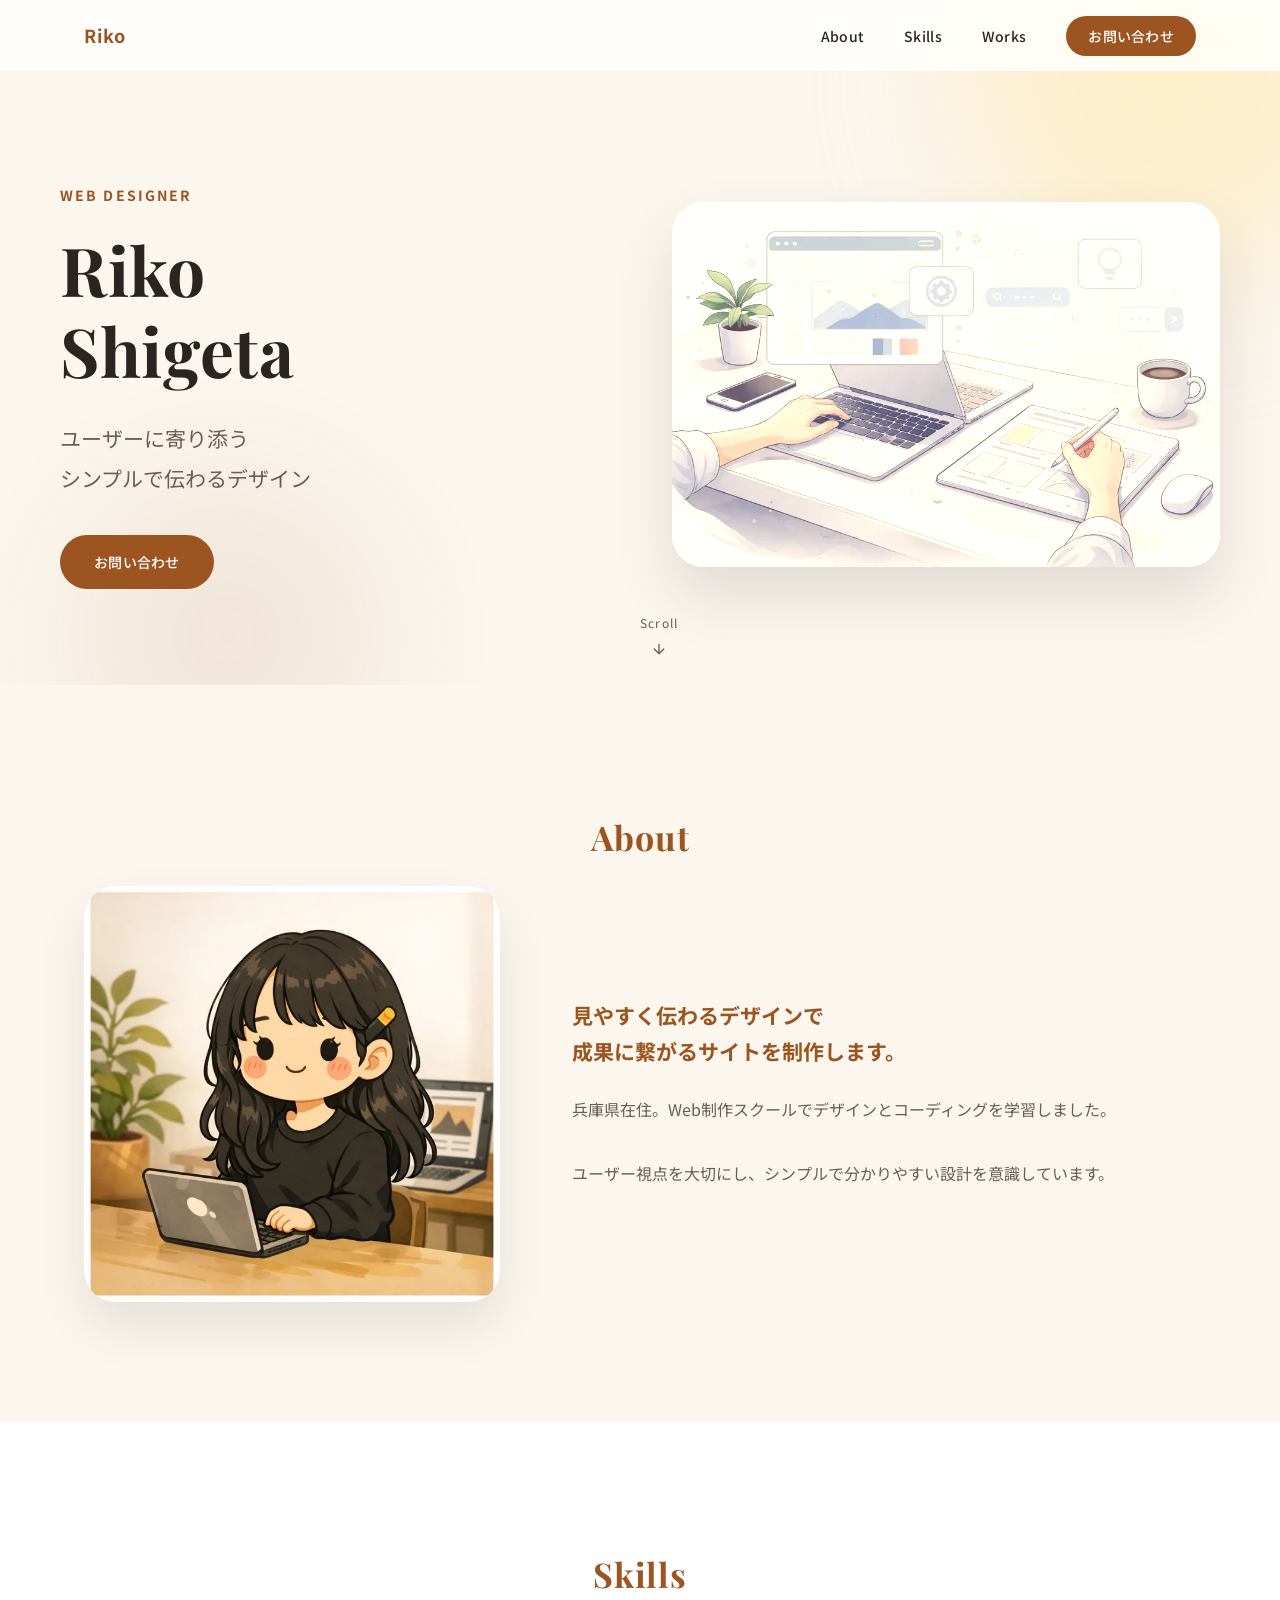
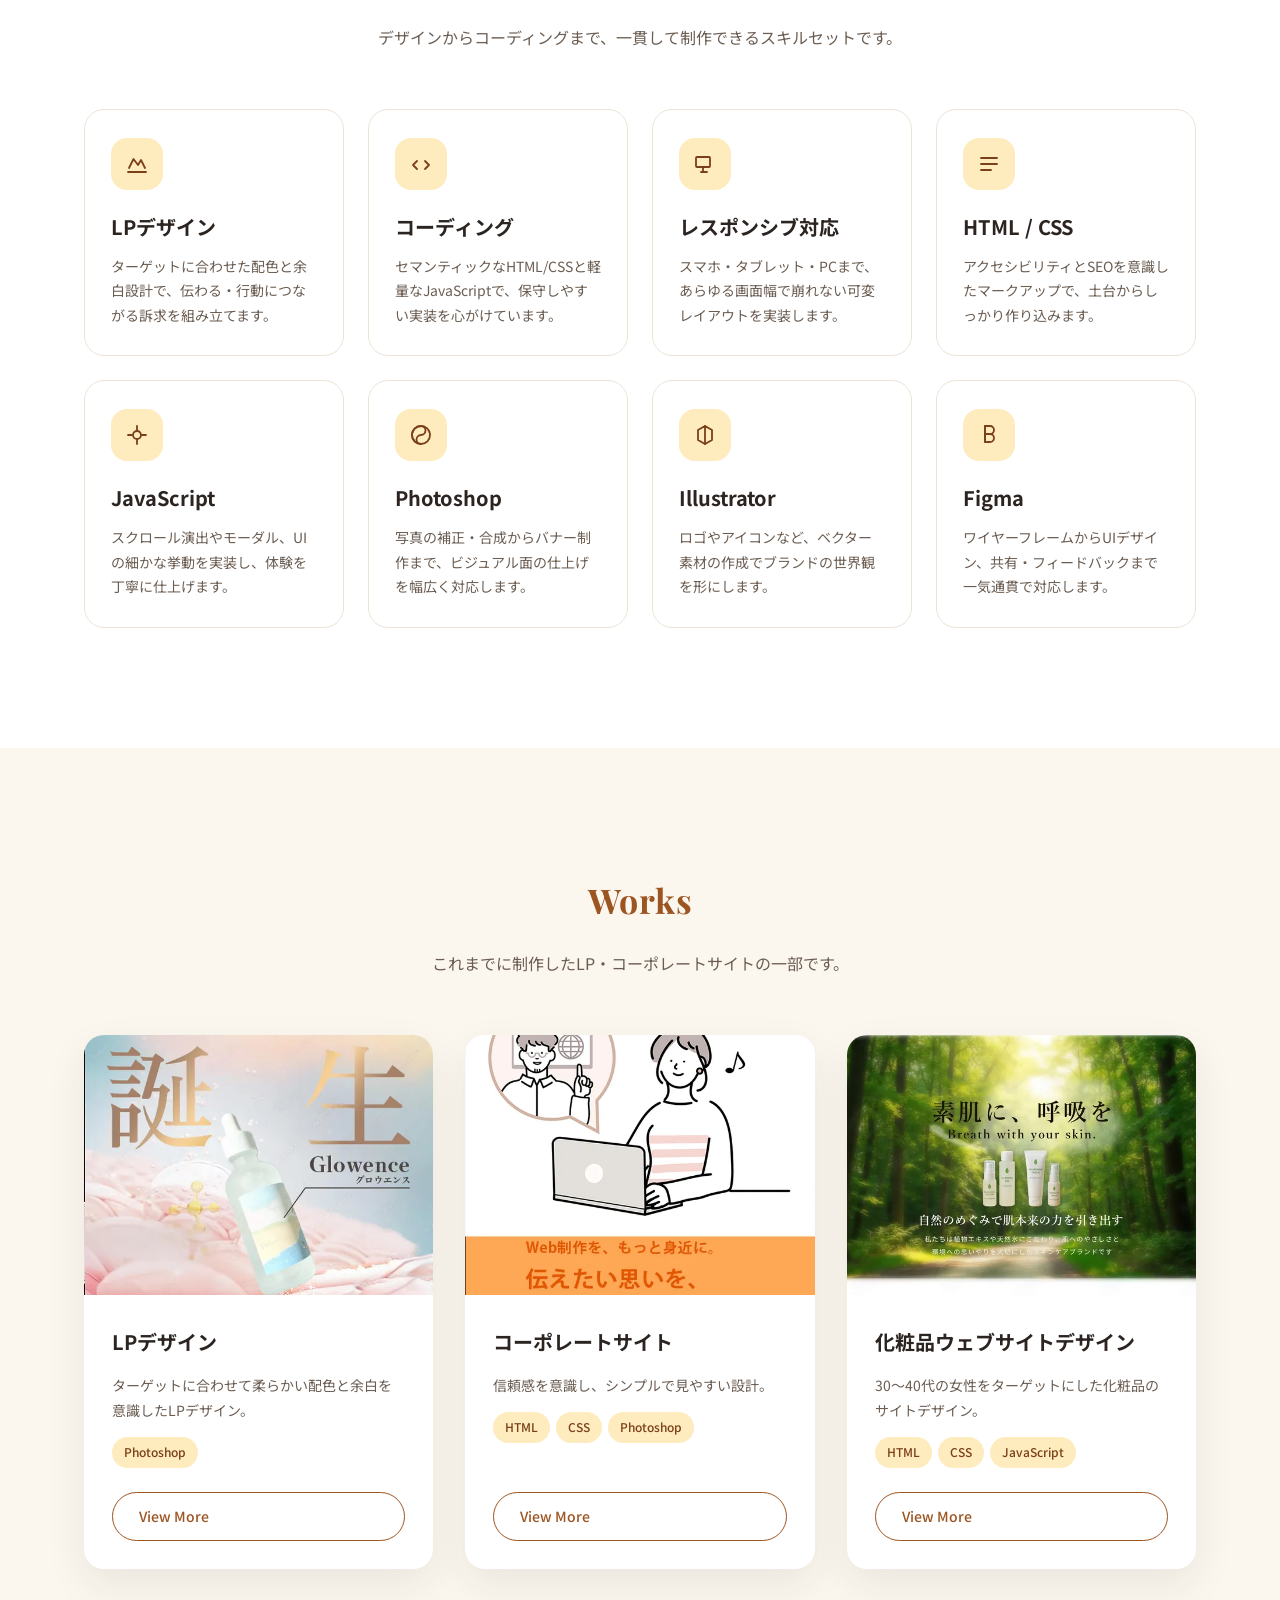
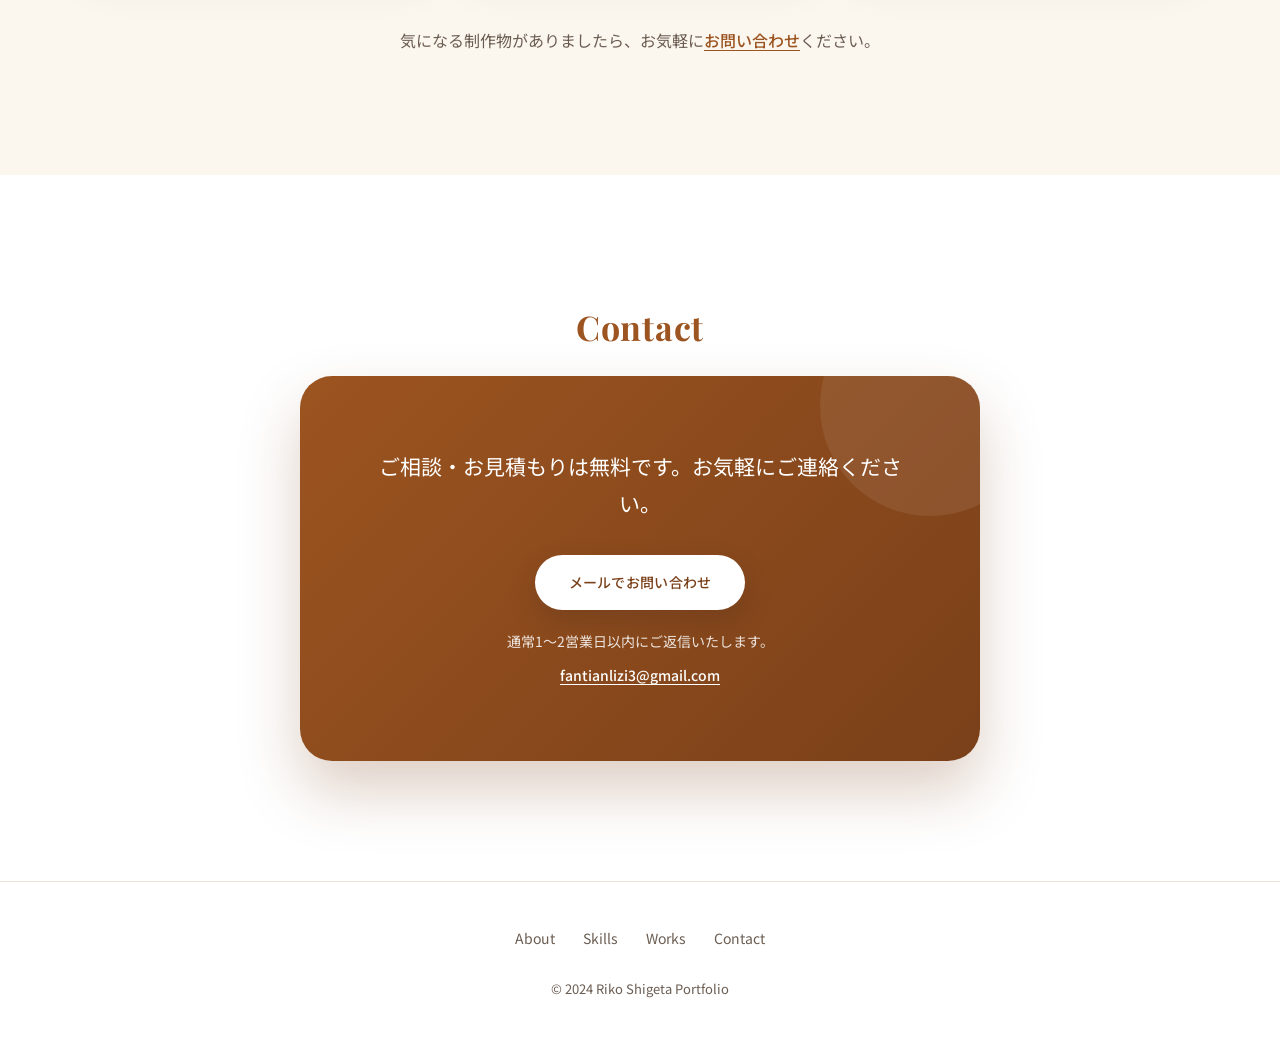
<file: index.html>
<!DOCTYPE html>
<html lang="ja">

<head>
  <meta charset="UTF-8">
  <meta name="viewport" content="width=device-width, initial-scale=1.0">
  <title>Riko Shigeta（繁田理子） | Webデザイナー ポートフォリオ</title>
  <meta name="description" content="Webデザイナー・繁田理子のポートフォリオサイト。LPデザイン、コーポレートサイト制作など、ユーザー視点でシンプルに伝わるデザインを得意としています。">
  <meta name="author" content="Riko Shigeta">
  <meta name="theme-color" content="#9c5420">

  <meta property="og:type" content="website">
  <meta property="og:title" content="Riko Shigeta（繁田理子） | Webデザイナー ポートフォリオ">
  <meta property="og:description" content="ユーザーに寄り添う、シンプルで伝わるデザイン。Webデザイナー・繁田理子のポートフォリオです。">
  <meta property="og:image" content="images/fv.jpg">
  <meta property="og:locale" content="ja_JP">

  <link rel="icon"
    href="data:image/svg+xml,%3Csvg xmlns='http://www.w3.org/2000/svg' viewBox='0 0 64 64'%3E%3Crect width='64' height='64' rx='16' fill='%239c5420'/%3E%3Ctext x='32' y='42' font-size='30' font-family='sans-serif' fill='white' text-anchor='middle'%3ER%3C/text%3E%3C/svg%3E">

  <link rel="preconnect" href="https://fonts.googleapis.com">
  <link rel="preconnect" href="https://fonts.gstatic.com" crossorigin>
  <link href="https://fonts.googleapis.com/css2?family=Noto+Sans+JP:wght@400;500;700&family=Playfair+Display:wght@600;700&display=swap" rel="stylesheet">
  <link rel="stylesheet" href="css/style.css">
  <link rel="preload" as="image" href="images/optimized/hero.webp" fetchpriority="high">

  <script type="application/ld+json">
  {
    "@context": "https://schema.org",
    "@type": "Person",
    "name": "Riko Shigeta",
    "alternateName": "繁田理子",
    "jobTitle": "Webデザイナー",
    "description": "ユーザーに寄り添う、シンプルで伝わるデザインを制作するWebデザイナー。"
  }
  </script>
</head>

<body>
  <a class="skip-link" href="#main">本文へスキップ</a>

  <header class="header">
    <div class="header-inner">
      <a href="#main" class="logo">Riko</a>

      <button type="button" class="menu-toggle" aria-expanded="false" aria-controls="primary-nav"
        aria-label="メニューを開閉する">
        <span></span>
        <span></span>
        <span></span>
      </button>

      <nav class="nav" id="primary-nav" aria-label="メインナビゲーション">
        <ul class="menu">
          <li><a href="#about">About</a></li>
          <li><a href="#skills">Skills</a></li>
          <li><a href="#works">Works</a></li>
          <li class="nav-cta"><a href="#contact">お問い合わせ</a></li>
        </ul>
      </nav>
    </div>
  </header>

  <main id="main">
    <section class="fv">
      <div class="fv-inner">
        <div class="fv-left">
          <p class="fv-sub">Web Designer</p>
          <h1>Riko<br>Shigeta</h1>
          <p class="fv-catch">
            ユーザーに寄り添う<br>
            シンプルで伝わるデザイン
          </p>
          <a href="#contact" class="btn">お問い合わせ</a>
        </div>
        <div class="fv-right">
          <picture>
            <source srcset="images/optimized/hero.webp" type="image/webp">
            <img src="images/optimized/hero.jpg" alt="Riko Shigetaのプロフィール写真" width="900" height="600"
              fetchpriority="high">
          </picture>
        </div>
      </div>
      <a href="#about" class="scroll-cue">
        Scroll
        <svg viewBox="0 0 24 24" fill="none" stroke="currentColor" stroke-width="2" stroke-linecap="round"
          stroke-linejoin="round" aria-hidden="true">
          <path d="M12 5v14M5 12l7 7 7-7"></path>
        </svg>
      </a>
    </section>

    <section class="about" id="about">
      <div class="container">
        <h2 class="title reveal">About</h2>
        <div class="about-inner">
          <div class="about-left reveal">
            <picture>
              <source srcset="images/optimized/about.webp" type="image/webp">
              <img src="images/optimized/about.jpg" alt="制作風景のイメージ写真" width="700" height="700" loading="lazy">
            </picture>
          </div>
          <div class="about-right reveal">
            <p class="about-lead">
              見やすく伝わるデザインで<br>
              成果に繋がるサイトを制作します。
            </p>
            <p class="about-text">
              兵庫県在住。Web制作スクールでデザインとコーディングを学習しました。<br><br>
              ユーザー視点を大切にし、シンプルで分かりやすい設計を意識しています。
            </p>
          </div>
        </div>
      </div>
    </section>

    <section class="skills" id="skills">
      <div class="container">
        <h2 class="title reveal">Skills</h2>
        <p class="section-lead reveal">デザインからコーディングまで、一貫して制作できるスキルセットです。</p>

        <div class="skills-grid">
          <div class="skill-card reveal" data-stagger="0">
            <div class="skill-icon">
              <svg viewBox="0 0 24 24" fill="none" stroke="currentColor" stroke-width="1.8" stroke-linecap="round"
                stroke-linejoin="round" aria-hidden="true">
                <path d="M4 16l4.5-9L13 13l3-5 4 8" />
                <path d="M3 20h18" />
              </svg>
            </div>
            <h3>LPデザイン</h3>
            <p>ターゲットに合わせた配色と余白設計で、伝わる・行動につながる訴求を組み立てます。</p>
          </div>

          <div class="skill-card reveal" data-stagger="80">
            <div class="skill-icon">
              <svg viewBox="0 0 24 24" fill="none" stroke="currentColor" stroke-width="1.8" stroke-linecap="round"
                stroke-linejoin="round" aria-hidden="true">
                <path d="M8 9l-4 4 4 4M16 9l4 4-4 4" />
              </svg>
            </div>
            <h3>コーディング</h3>
            <p>セマンティックなHTML/CSSと軽量なJavaScriptで、保守しやすい実装を心がけています。</p>
          </div>

          <div class="skill-card reveal" data-stagger="160">
            <div class="skill-icon">
              <svg viewBox="0 0 24 24" fill="none" stroke="currentColor" stroke-width="1.8" stroke-linecap="round"
                stroke-linejoin="round" aria-hidden="true">
                <rect x="3" y="5" width="14" height="10" rx="1" />
                <path d="M8 20h6M10 15v5" />
              </svg>
            </div>
            <h3>レスポンシブ対応</h3>
            <p>スマホ・タブレット・PCまで、あらゆる画面幅で崩れない可変レイアウトを実装します。</p>
          </div>

          <div class="skill-card reveal" data-stagger="240">
            <div class="skill-icon">
              <svg viewBox="0 0 24 24" fill="none" stroke="currentColor" stroke-width="1.8" stroke-linecap="round"
                stroke-linejoin="round" aria-hidden="true">
                <path d="M4 6h16M4 12h16M4 18h10" />
              </svg>
            </div>
            <h3>HTML / CSS</h3>
            <p>アクセシビリティとSEOを意識したマークアップで、土台からしっかり作り込みます。</p>
          </div>

          <div class="skill-card reveal" data-stagger="320">
            <div class="skill-icon">
              <svg viewBox="0 0 24 24" fill="none" stroke="currentColor" stroke-width="1.8" stroke-linecap="round"
                stroke-linejoin="round" aria-hidden="true">
                <path d="M12 3v4M12 17v4M3 12h4M17 12h4" />
                <circle cx="12" cy="12" r="4" />
              </svg>
            </div>
            <h3>JavaScript</h3>
            <p>スクロール演出やモーダル、UIの細かな挙動を実装し、体験を丁寧に仕上げます。</p>
          </div>

          <div class="skill-card reveal" data-stagger="400">
            <div class="skill-icon">
              <svg viewBox="0 0 24 24" fill="none" stroke="currentColor" stroke-width="1.8" stroke-linecap="round"
                stroke-linejoin="round" aria-hidden="true">
                <circle cx="12" cy="12" r="9" />
                <path d="M12 3a9 9 0 000 18 4.5 4.5 0 010-9 4.5 4.5 0 000-9z" />
              </svg>
            </div>
            <h3>Photoshop</h3>
            <p>写真の補正・合成からバナー制作まで、ビジュアル面の仕上げを幅広く対応します。</p>
          </div>

          <div class="skill-card reveal" data-stagger="480">
            <div class="skill-icon">
              <svg viewBox="0 0 24 24" fill="none" stroke="currentColor" stroke-width="1.8" stroke-linecap="round"
                stroke-linejoin="round" aria-hidden="true">
                <path d="M12 3l7 4v10l-7 4-7-4V7z" />
                <path d="M12 3v18" />
              </svg>
            </div>
            <h3>Illustrator</h3>
            <p>ロゴやアイコンなど、ベクター素材の作成でブランドの世界観を形にします。</p>
          </div>

          <div class="skill-card reveal" data-stagger="560">
            <div class="skill-icon">
              <svg viewBox="0 0 24 24" fill="none" stroke="currentColor" stroke-width="1.8" stroke-linecap="round"
                stroke-linejoin="round" aria-hidden="true">
                <path d="M8 3h5a4 4 0 010 8H8z" />
                <path d="M8 11h5a4 4 0 010 8H8z" />
                <path d="M8 3v16" />
              </svg>
            </div>
            <h3>Figma</h3>
            <p>ワイヤーフレームからUIデザイン、共有・フィードバックまで一気通貫で対応します。</p>
          </div>
        </div>
      </div>
    </section>

    <section class="works" id="works">
      <div class="container">
        <h2 class="title reveal">Works</h2>
        <p class="section-lead reveal">これまでに制作したLP・コーポレートサイトの一部です。</p>

        <div class="works-list">
          <article class="work-card reveal" data-stagger="0">
            <div class="work-thumb">
              <picture>
                <source srcset="images/optimized/work1-thumb.webp" type="image/webp">
                <img src="images/optimized/work1-thumb.jpg" alt="美容液LPデザインのサムネイル" loading="lazy" width="600"
                  height="400">
              </picture>
            </div>
            <div class="work-body">
              <div class="work-text">
                <h3>LPデザイン</h3>
                <p class="work-description">ターゲットに合わせて柔らかい配色と余白を意識したLPデザイン。</p>
                <ul class="skill-tags">
                  <li>Photoshop</li>
                </ul>
              </div>
              <a href="work1.html" class="btn-outline">View More</a>
            </div>
          </article>

          <article class="work-card reveal" data-stagger="80">
            <div class="work-thumb">
              <picture>
                <source srcset="images/optimized/work2-thumb.webp" type="image/webp">
                <img src="images/optimized/work2-thumb.jpg" alt="コーポレートサイトデザインのサムネイル" loading="lazy" width="600"
                  height="400">
              </picture>
            </div>
            <div class="work-body">
              <div class="work-text">
                <h3>コーポレートサイト</h3>
                <p class="work-description">信頼感を意識し、シンプルで見やすい設計。</p>
                <ul class="skill-tags">
                  <li>HTML</li>
                  <li>CSS</li>
                  <li>Photoshop</li>
                </ul>
              </div>
              <a href="work2.html" class="btn-outline">View More</a>
            </div>
          </article>

          <article class="work-card reveal" data-stagger="160">
            <div class="work-thumb">
              <picture>
                <source srcset="images/optimized/work3-thumb.webp" type="image/webp">
                <img src="images/optimized/work3-thumb.jpg" alt="化粧品ウェブサイトデザインのサムネイル" loading="lazy" width="600"
                  height="400">
              </picture>
            </div>
            <div class="work-body">
              <div class="work-text">
                <h3>化粧品ウェブサイトデザイン</h3>
                <p class="work-description">30〜40代の女性をターゲットにした化粧品のサイトデザイン。</p>
                <ul class="skill-tags">
                  <li>HTML</li>
                  <li>CSS</li>
                  <li>JavaScript</li>
                </ul>
              </div>
              <a href="work3.html" class="btn-outline">View More</a>
            </div>
          </article>
        </div>

        <p class="works-cta reveal">気になる制作物がありましたら、お気軽に<a href="#contact">お問い合わせ</a>ください。</p>
      </div>
    </section>

    <section class="contact" id="contact">
      <div class="container">
        <h2 class="title reveal">Contact</h2>
        <div class="contact-card reveal">
          <p class="contact-text">ご相談・お見積もりは無料です。お気軽にご連絡ください。</p>
          <a href="mailto:fantianlizi3@gmail.com" class="btn">メールでお問い合わせ</a>
          <p class="contact-note">通常1〜2営業日以内にご返信いたします。</p>
          <p class="contact-email">
            <a href="mailto:fantianlizi3@gmail.com">fantianlizi3@gmail.com</a>
          </p>
        </div>
      </div>
    </section>
  </main>

  <footer class="footer">
    <ul class="footer-nav">
      <li><a href="#about">About</a></li>
      <li><a href="#skills">Skills</a></li>
      <li><a href="#works">Works</a></li>
      <li><a href="#contact">Contact</a></li>
    </ul>
    <small>&copy; 2024 Riko Shigeta Portfolio</small>
  </footer>

  <script src="js/script.js" defer></script>
</body>

</html>
</file>
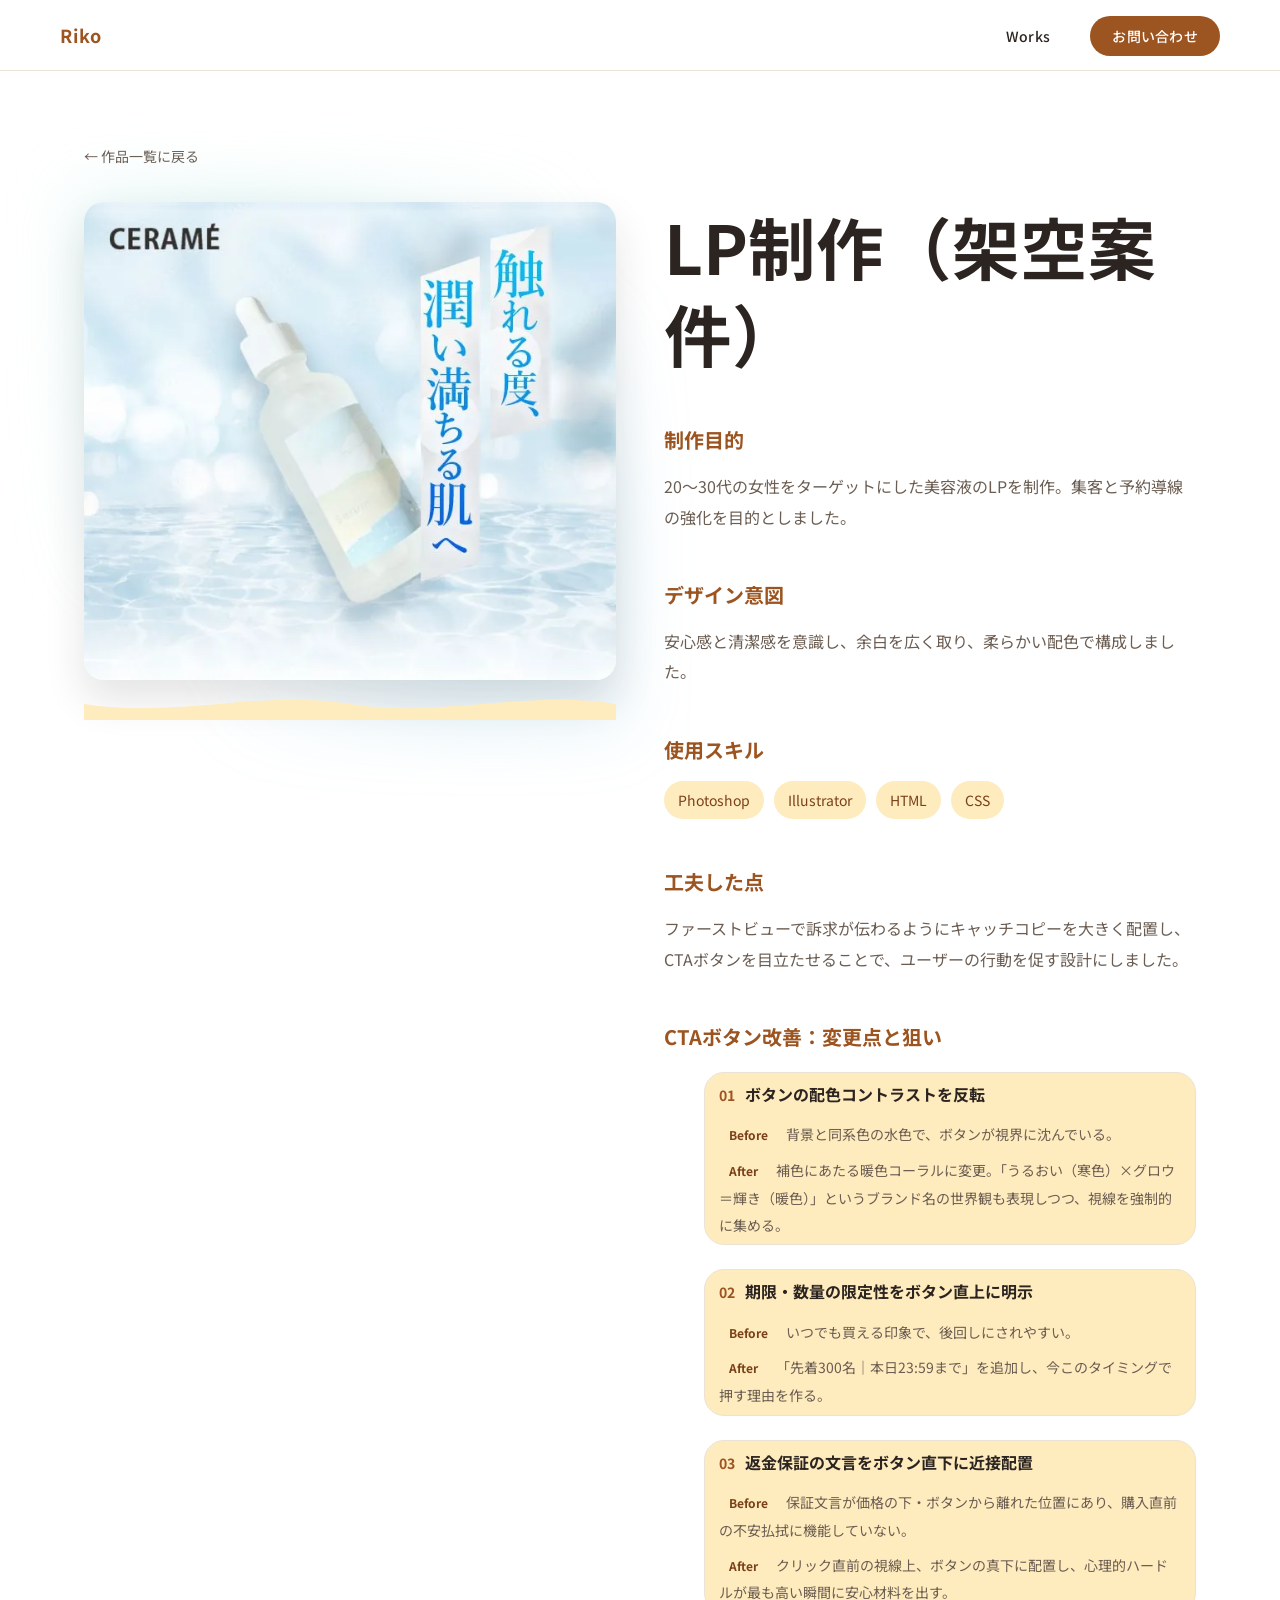
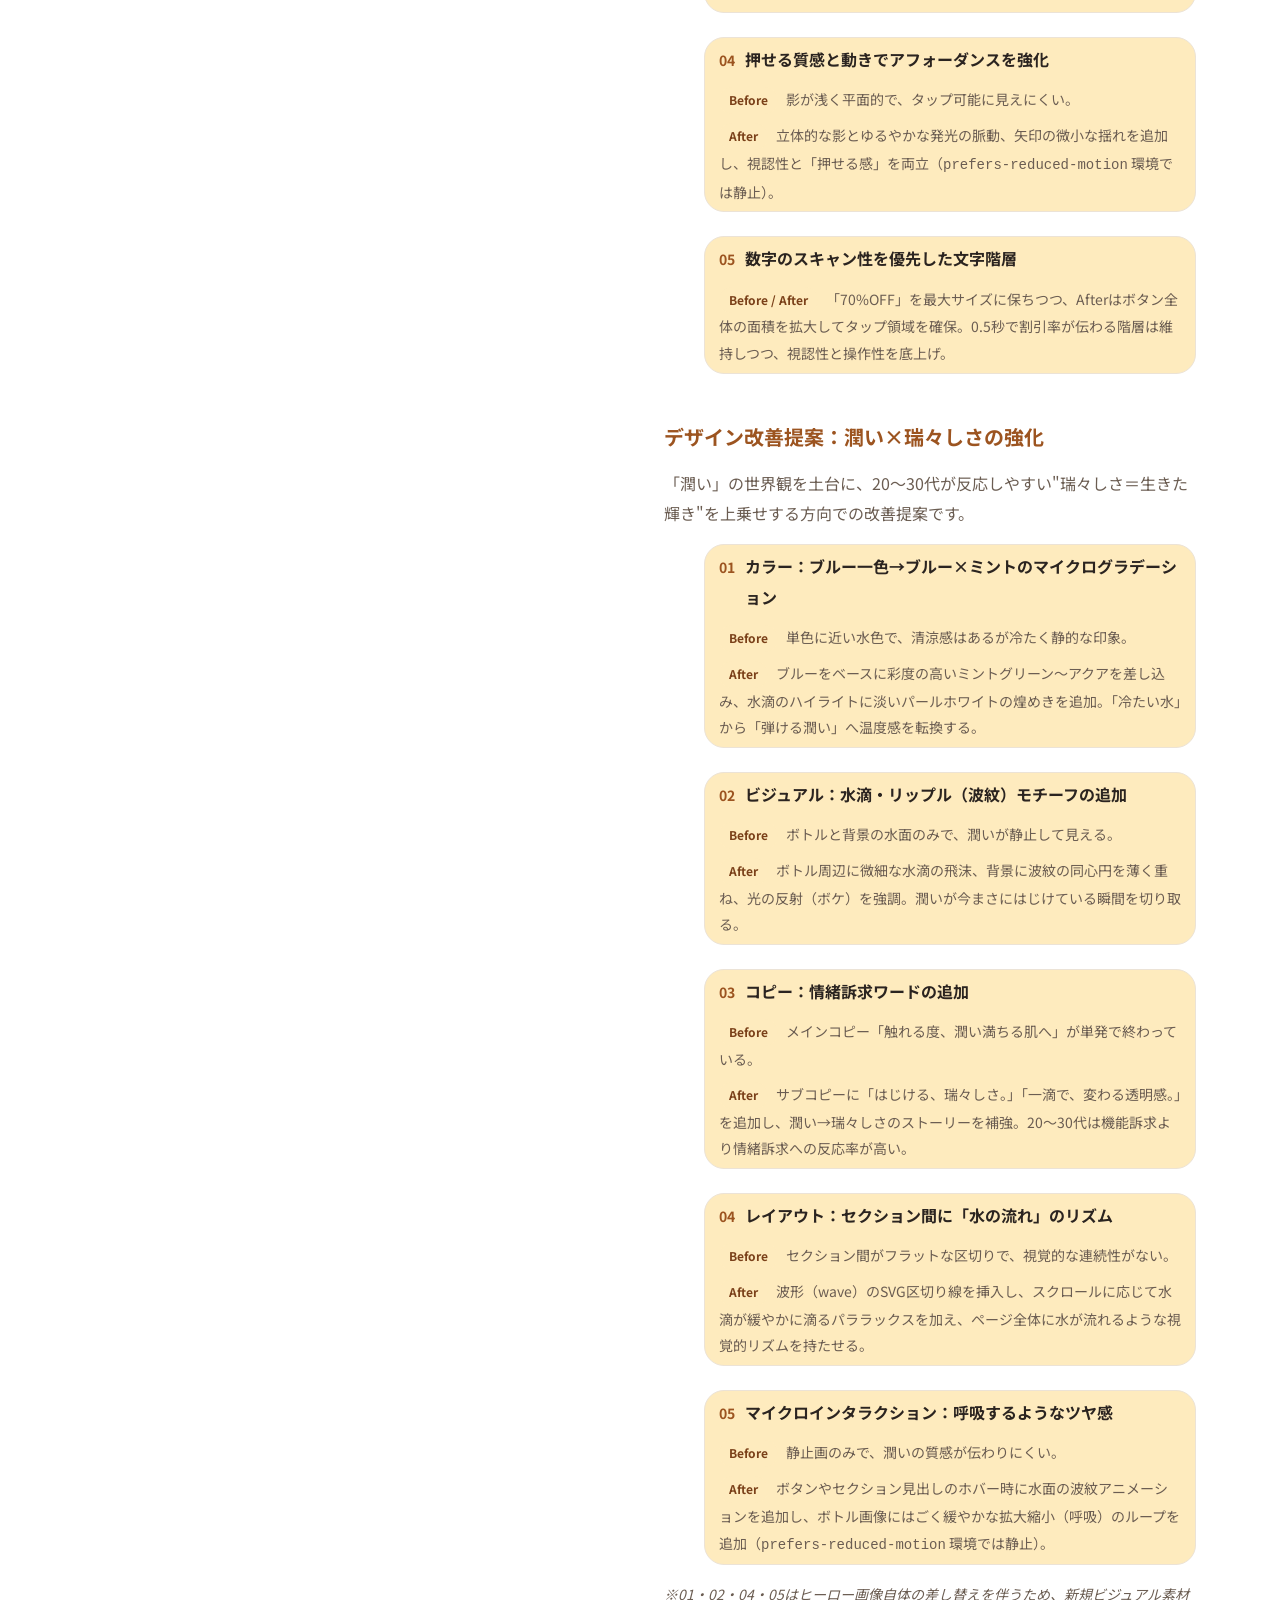
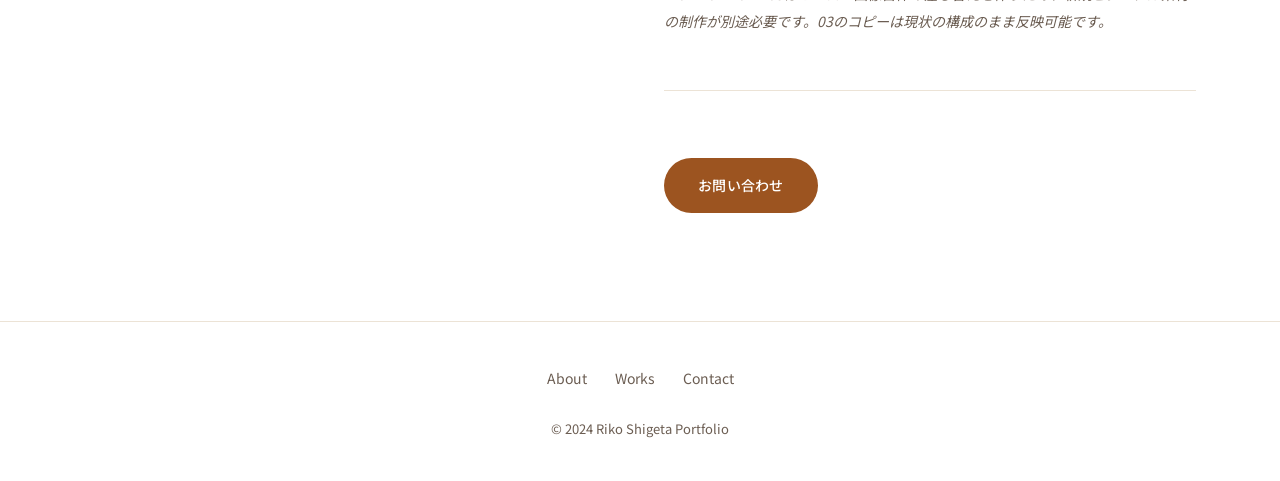
<file: work1.html>
<!DOCTYPE html>
<html lang="ja">

<head>
  <meta charset="UTF-8">
  <meta name="viewport" content="width=device-width,initial-scale=1">
  <title>LP制作（架空案件） | Riko Shigeta ポートフォリオ</title>
  <meta name="description" content="20〜30代女性向け美容液LPの制作事例。安心感と清潔感を意識した余白の広い柔らかな配色デザイン。">
  <meta name="theme-color" content="#9c5420">

  <link rel="icon"
    href="data:image/svg+xml,%3Csvg xmlns='http://www.w3.org/2000/svg' viewBox='0 0 64 64'%3E%3Crect width='64' height='64' rx='16' fill='%239c5420'/%3E%3Ctext x='32' y='42' font-size='30' font-family='sans-serif' fill='white' text-anchor='middle'%3ER%3C/text%3E%3C/svg%3E">

  <link rel="preconnect" href="https://fonts.googleapis.com">
  <link rel="preconnect" href="https://fonts.gstatic.com" crossorigin>
  <link href="https://fonts.googleapis.com/css2?family=Noto+Sans+JP:wght@400;500;700&display=swap" rel="stylesheet">
  <link rel="stylesheet" href="css/style.css">
</head>

<body>
  <a class="skip-link" href="#main">本文へスキップ</a>

  <header class="header work-detail-header">
    <div class="header-inner">
      <a href="index.html" class="logo">Riko</a>
      <nav aria-label="メインナビゲーション">
        <ul class="menu">
          <li><a href="index.html#works">Works</a></li>
          <li class="nav-cta"><a href="index.html#contact">お問い合わせ</a></li>
        </ul>
      </nav>
    </div>
  </header>

  <main id="main">
    <div class="work-wrap">
      <a href="index.html#works" class="back-link">&larr; 作品一覧に戻る</a>

      <div class="work-container">
      <div class="work-fv">
        <div class="trigger">
          <picture>
            <source srcset="images/optimized/work1-hero.webp" type="image/webp">
            <img src="images/optimized/work1-hero.jpg" alt="LP制作物のファーストビュー画像。クリックで拡大表示できます" width="640"
              height="575" fetchpriority="high" class="hero-breathe">
          </picture>
        </div>
        <svg class="wave-divider" viewBox="0 0 300 40" preserveAspectRatio="none" aria-hidden="true" focusable="false">
          <path d="M0,20 C50,38 100,2 150,20 C200,38 250,2 300,20 L300,40 L0,40 Z" fill="currentColor"></path>
        </svg>
      </div>

      <div class="work-inner">
        <h1 class="work-title">LP制作（架空案件）</h1>

        <div class="work-section">
          <h2>制作目的</h2>
          <p>20〜30代の女性をターゲットにした美容液のLPを制作。集客と予約導線の強化を目的としました。</p>
        </div>

        <div class="work-section">
          <h2>デザイン意図</h2>
          <p>安心感と清潔感を意識し、余白を広く取り、柔らかい配色で構成しました。</p>
        </div>

        <div class="work-section">
          <h2>使用スキル</h2>
          <ul>
            <li>Photoshop</li>
            <li>Illustrator</li>
            <li>HTML</li>
            <li>CSS</li>
          </ul>
        </div>

        <div class="work-section">
          <h2>工夫した点</h2>
          <p>ファーストビューで訴求が伝わるようにキャッチコピーを大きく配置し、CTAボタンを目立たせることで、ユーザーの行動を促す設計にしました。</p>
        </div>

        <div class="work-section">
          <h2>CTAボタン改善：変更点と狙い</h2>
          <ol class="improve-list">
            <li class="improve-item">
              <h3><span class="improve-num">01</span>ボタンの配色コントラストを反転</h3>
              <p class="improve-before"><span class="improve-tag">Before</span>背景と同系色の水色で、ボタンが視界に沈んでいる。</p>
              <p class="improve-after"><span class="improve-tag">After</span>補色にあたる暖色コーラルに変更。「うるおい（寒色）×グロウ＝輝き（暖色）」というブランド名の世界観も表現しつつ、視線を強制的に集める。</p>
            </li>
            <li class="improve-item">
              <h3><span class="improve-num">02</span>期限・数量の限定性をボタン直上に明示</h3>
              <p class="improve-before"><span class="improve-tag">Before</span>いつでも買える印象で、後回しにされやすい。</p>
              <p class="improve-after"><span class="improve-tag">After</span>「先着300名｜本日23:59まで」を追加し、今このタイミングで押す理由を作る。</p>
            </li>
            <li class="improve-item">
              <h3><span class="improve-num">03</span>返金保証の文言をボタン直下に近接配置</h3>
              <p class="improve-before"><span class="improve-tag">Before</span>保証文言が価格の下・ボタンから離れた位置にあり、購入直前の不安払拭に機能していない。</p>
              <p class="improve-after"><span class="improve-tag">After</span>クリック直前の視線上、ボタンの真下に配置し、心理的ハードルが最も高い瞬間に安心材料を出す。</p>
            </li>
            <li class="improve-item">
              <h3><span class="improve-num">04</span>押せる質感と動きでアフォーダンスを強化</h3>
              <p class="improve-before"><span class="improve-tag">Before</span>影が浅く平面的で、タップ可能に見えにくい。</p>
              <p class="improve-after"><span class="improve-tag">After</span>立体的な影とゆるやかな発光の脈動、矢印の微小な揺れを追加し、視認性と「押せる感」を両立（<code>prefers-reduced-motion</code> 環境では静止）。</p>
            </li>
            <li class="improve-item">
              <h3><span class="improve-num">05</span>数字のスキャン性を優先した文字階層</h3>
              <p class="improve-after"><span class="improve-tag">Before / After</span>「70%OFF」を最大サイズに保ちつつ、Afterはボタン全体の面積を拡大してタップ領域を確保。0.5秒で割引率が伝わる階層は維持しつつ、視認性と操作性を底上げ。</p>
            </li>
          </ol>
        </div>

        <div class="work-section">
          <h2>デザイン改善提案：潤い×瑞々しさの強化</h2>
          <p>「潤い」の世界観を土台に、20〜30代が反応しやすい"瑞々しさ＝生きた輝き"を上乗せする方向での改善提案です。</p>
          <ol class="improve-list">
            <li class="improve-item">
              <h3><span class="improve-num">01</span>カラー：ブルー一色→ブルー×ミントのマイクログラデーション</h3>
              <p class="improve-before"><span class="improve-tag">Before</span>単色に近い水色で、清涼感はあるが冷たく静的な印象。</p>
              <p class="improve-after"><span class="improve-tag">After</span>ブルーをベースに彩度の高いミントグリーン〜アクアを差し込み、水滴のハイライトに淡いパールホワイトの煌めきを追加。「冷たい水」から「弾ける潤い」へ温度感を転換する。</p>
            </li>
            <li class="improve-item">
              <h3><span class="improve-num">02</span>ビジュアル：水滴・リップル（波紋）モチーフの追加</h3>
              <p class="improve-before"><span class="improve-tag">Before</span>ボトルと背景の水面のみで、潤いが静止して見える。</p>
              <p class="improve-after"><span class="improve-tag">After</span>ボトル周辺に微細な水滴の飛沫、背景に波紋の同心円を薄く重ね、光の反射（ボケ）を強調。潤いが今まさにはじけている瞬間を切り取る。</p>
            </li>
            <li class="improve-item">
              <h3><span class="improve-num">03</span>コピー：情緒訴求ワードの追加</h3>
              <p class="improve-before"><span class="improve-tag">Before</span>メインコピー「触れる度、潤い満ちる肌へ」が単発で終わっている。</p>
              <p class="improve-after"><span class="improve-tag">After</span>サブコピーに「はじける、瑞々しさ。」「一滴で、変わる透明感。」を追加し、潤い→瑞々しさのストーリーを補強。20〜30代は機能訴求より情緒訴求への反応率が高い。</p>
            </li>
            <li class="improve-item">
              <h3><span class="improve-num">04</span>レイアウト：セクション間に「水の流れ」のリズム</h3>
              <p class="improve-before"><span class="improve-tag">Before</span>セクション間がフラットな区切りで、視覚的な連続性がない。</p>
              <p class="improve-after"><span class="improve-tag">After</span>波形（wave）のSVG区切り線を挿入し、スクロールに応じて水滴が緩やかに滴るパララックスを加え、ページ全体に水が流れるような視覚的リズムを持たせる。</p>
            </li>
            <li class="improve-item">
              <h3><span class="improve-num">05</span>マイクロインタラクション：呼吸するようなツヤ感</h3>
              <p class="improve-before"><span class="improve-tag">Before</span>静止画のみで、潤いの質感が伝わりにくい。</p>
              <p class="improve-after"><span class="improve-tag">After</span>ボタンやセクション見出しのホバー時に水面の波紋アニメーションを追加し、ボトル画像にはごく緩やかな拡大縮小（呼吸）のループを追加（<code>prefers-reduced-motion</code> 環境では静止）。</p>
            </li>
          </ol>
          <p class="improve-note">※01・02・04・05はヒーロー画像自体の差し替えを伴うため、新規ビジュアル素材の制作が別途必要です。03のコピーは現状の構成のまま反映可能です。</p>
        </div>

        <div class="work-cta">
          <p class="contact-email">この制作物について、ご質問・ご相談はお気軽にどうぞ。</p>
          <a href="index.html#contact" class="btn btn-ripple">お問い合わせ</a>
        </div>
      </div>
      </div>

      <div class="modal">
        <button type="button" class="close" aria-label="拡大画像を閉じる">&times;</button>
        <div class="modal-scroll">
          <picture>
            <source srcset="images/optimized/work1-modal.webp" type="image/webp">
            <img src="images/optimized/work1-modal.jpg" alt="LP制作物の拡大画像">
          </picture>
        </div>
      </div>
    </div>
  </main>

  <footer class="footer">
    <ul class="footer-nav">
      <li><a href="index.html#about">About</a></li>
      <li><a href="index.html#works">Works</a></li>
      <li><a href="index.html#contact">Contact</a></li>
    </ul>
    <small>&copy; 2024 Riko Shigeta Portfolio</small>
  </footer>

  <script src="js/script.js" defer></script>
</body>

</html>
</file>
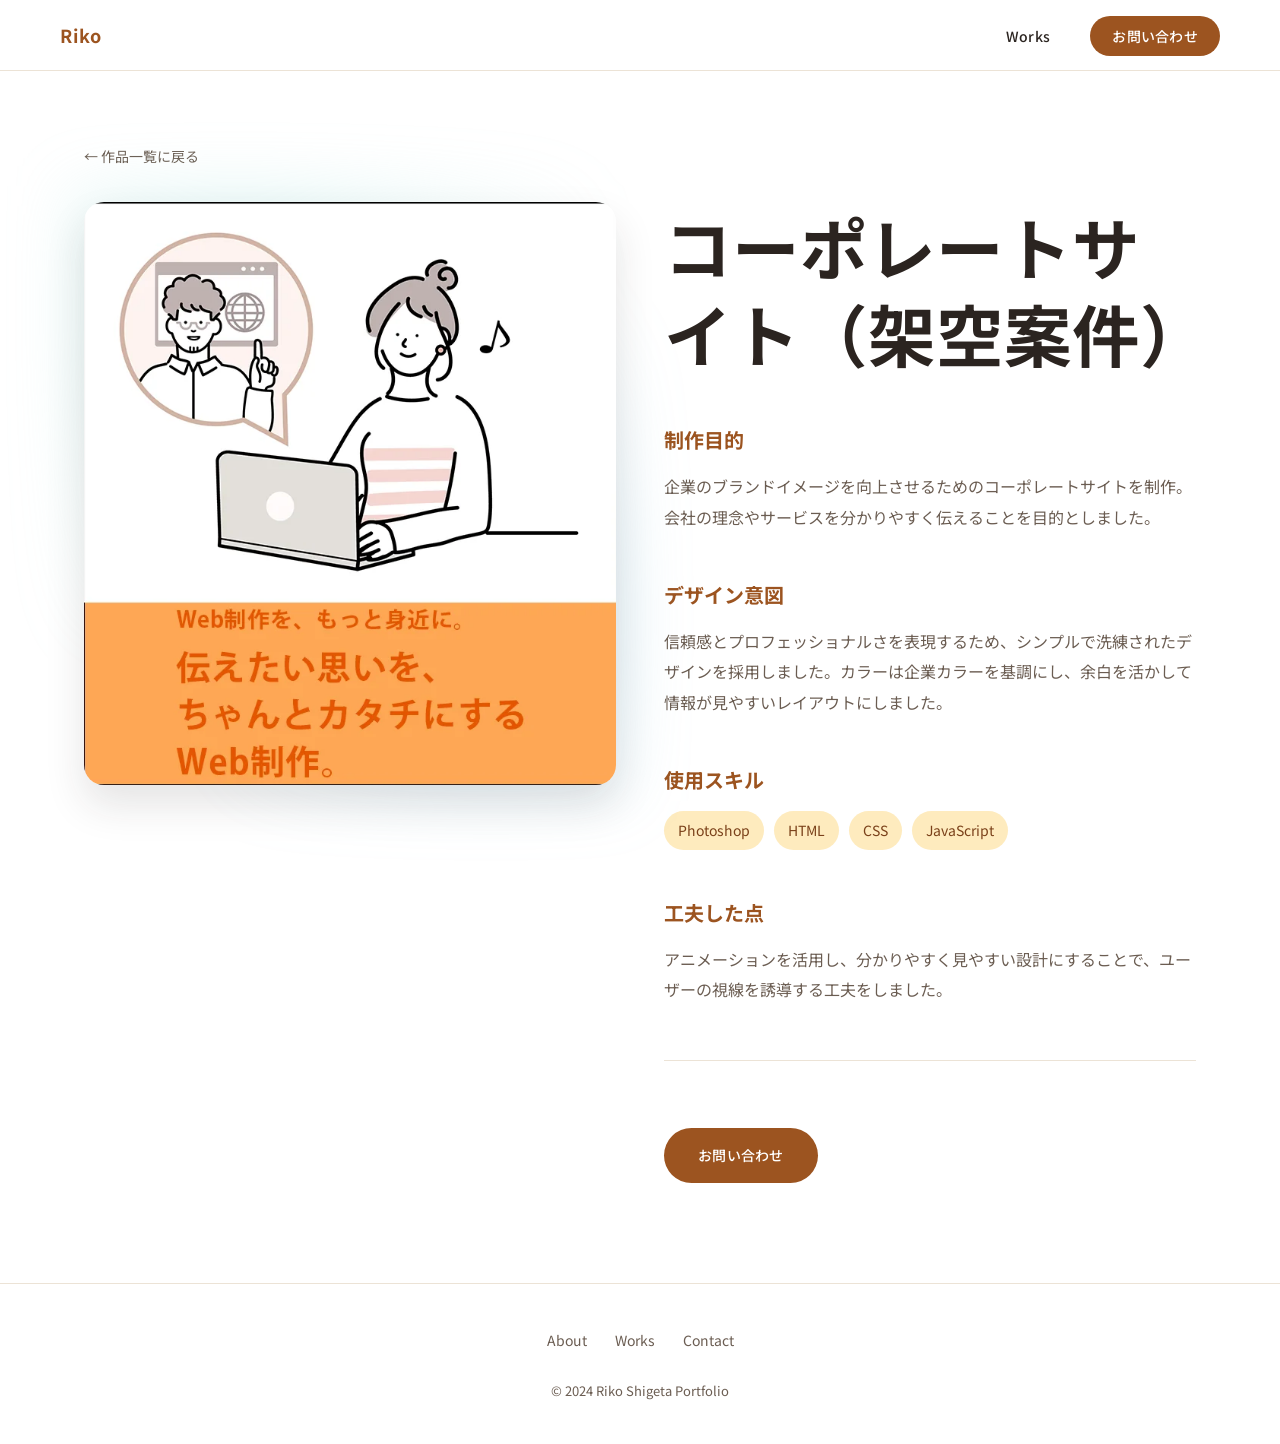
<file: work2.html>
<!DOCTYPE html>
<html lang="ja">

<head>
  <meta charset="UTF-8">
  <meta name="viewport" content="width=device-width,initial-scale=1">
  <title>コーポレートサイト制作（架空案件） | Riko Shigeta ポートフォリオ</title>
  <meta name="description" content="企業のブランドイメージ向上を目的としたコーポレートサイト制作事例。信頼感とプロフェッショナルさを表現したシンプルなデザイン。">
  <meta name="theme-color" content="#9c5420">

  <link rel="icon"
    href="data:image/svg+xml,%3Csvg xmlns='http://www.w3.org/2000/svg' viewBox='0 0 64 64'%3E%3Crect width='64' height='64' rx='16' fill='%239c5420'/%3E%3Ctext x='32' y='42' font-size='30' font-family='sans-serif' fill='white' text-anchor='middle'%3ER%3C/text%3E%3C/svg%3E">

  <link rel="preconnect" href="https://fonts.googleapis.com">
  <link rel="preconnect" href="https://fonts.gstatic.com" crossorigin>
  <link href="https://fonts.googleapis.com/css2?family=Noto+Sans+JP:wght@400;500;700&display=swap" rel="stylesheet">
  <link rel="stylesheet" href="css/style.css">
</head>

<body>
  <a class="skip-link" href="#main">本文へスキップ</a>

  <header class="header work-detail-header">
    <div class="header-inner">
      <a href="index.html" class="logo">Riko</a>
      <nav aria-label="メインナビゲーション">
        <ul class="menu">
          <li><a href="index.html#works">Works</a></li>
          <li class="nav-cta"><a href="index.html#contact">お問い合わせ</a></li>
        </ul>
      </nav>
    </div>
  </header>

  <main id="main">
    <div class="work-wrap">
      <a href="index.html#works" class="back-link">&larr; 作品一覧に戻る</a>

      <div class="work-container">
      <div class="work-fv">
        <div class="trigger">
          <a href="https://risansan30.github.io/lit/" target="_blank" rel="noopener noreferrer">
            <picture>
              <source srcset="images/optimized/work2-hero.webp" type="image/webp">
              <img src="images/optimized/work2-hero.jpg" alt="コーポレートサイト制作物の画像。クリックで実際のサイトを開きます" width="700"
                height="767" fetchpriority="high">
            </picture>
          </a>
        </div>
      </div>

      <div class="work-inner">
        <h1 class="work-title">コーポレートサイト（架空案件）</h1>

        <div class="work-section">
          <h2>制作目的</h2>
          <p>企業のブランドイメージを向上させるためのコーポレートサイトを制作。会社の理念やサービスを分かりやすく伝えることを目的としました。</p>
        </div>

        <div class="work-section">
          <h2>デザイン意図</h2>
          <p>信頼感とプロフェッショナルさを表現するため、シンプルで洗練されたデザインを採用しました。カラーは企業カラーを基調にし、余白を活かして情報が見やすいレイアウトにしました。</p>
        </div>

        <div class="work-section">
          <h2>使用スキル</h2>
          <ul>
            <li>Photoshop</li>
            <li>HTML</li>
            <li>CSS</li>
            <li>JavaScript</li>
          </ul>
        </div>

        <div class="work-section">
          <h2>工夫した点</h2>
          <p>アニメーションを活用し、分かりやすく見やすい設計にすることで、ユーザーの視線を誘導する工夫をしました。</p>
        </div>

        <div class="work-cta">
          <p class="contact-email">この制作物について、ご質問・ご相談はお気軽にどうぞ。</p>
          <a href="index.html#contact" class="btn">お問い合わせ</a>
        </div>
      </div>
      </div>
    </div>
  </main>

  <footer class="footer">
    <ul class="footer-nav">
      <li><a href="index.html#about">About</a></li>
      <li><a href="index.html#works">Works</a></li>
      <li><a href="index.html#contact">Contact</a></li>
    </ul>
    <small>&copy; 2024 Riko Shigeta Portfolio</small>
  </footer>

  <script src="js/script.js" defer></script>
</body>

</html>
</file>
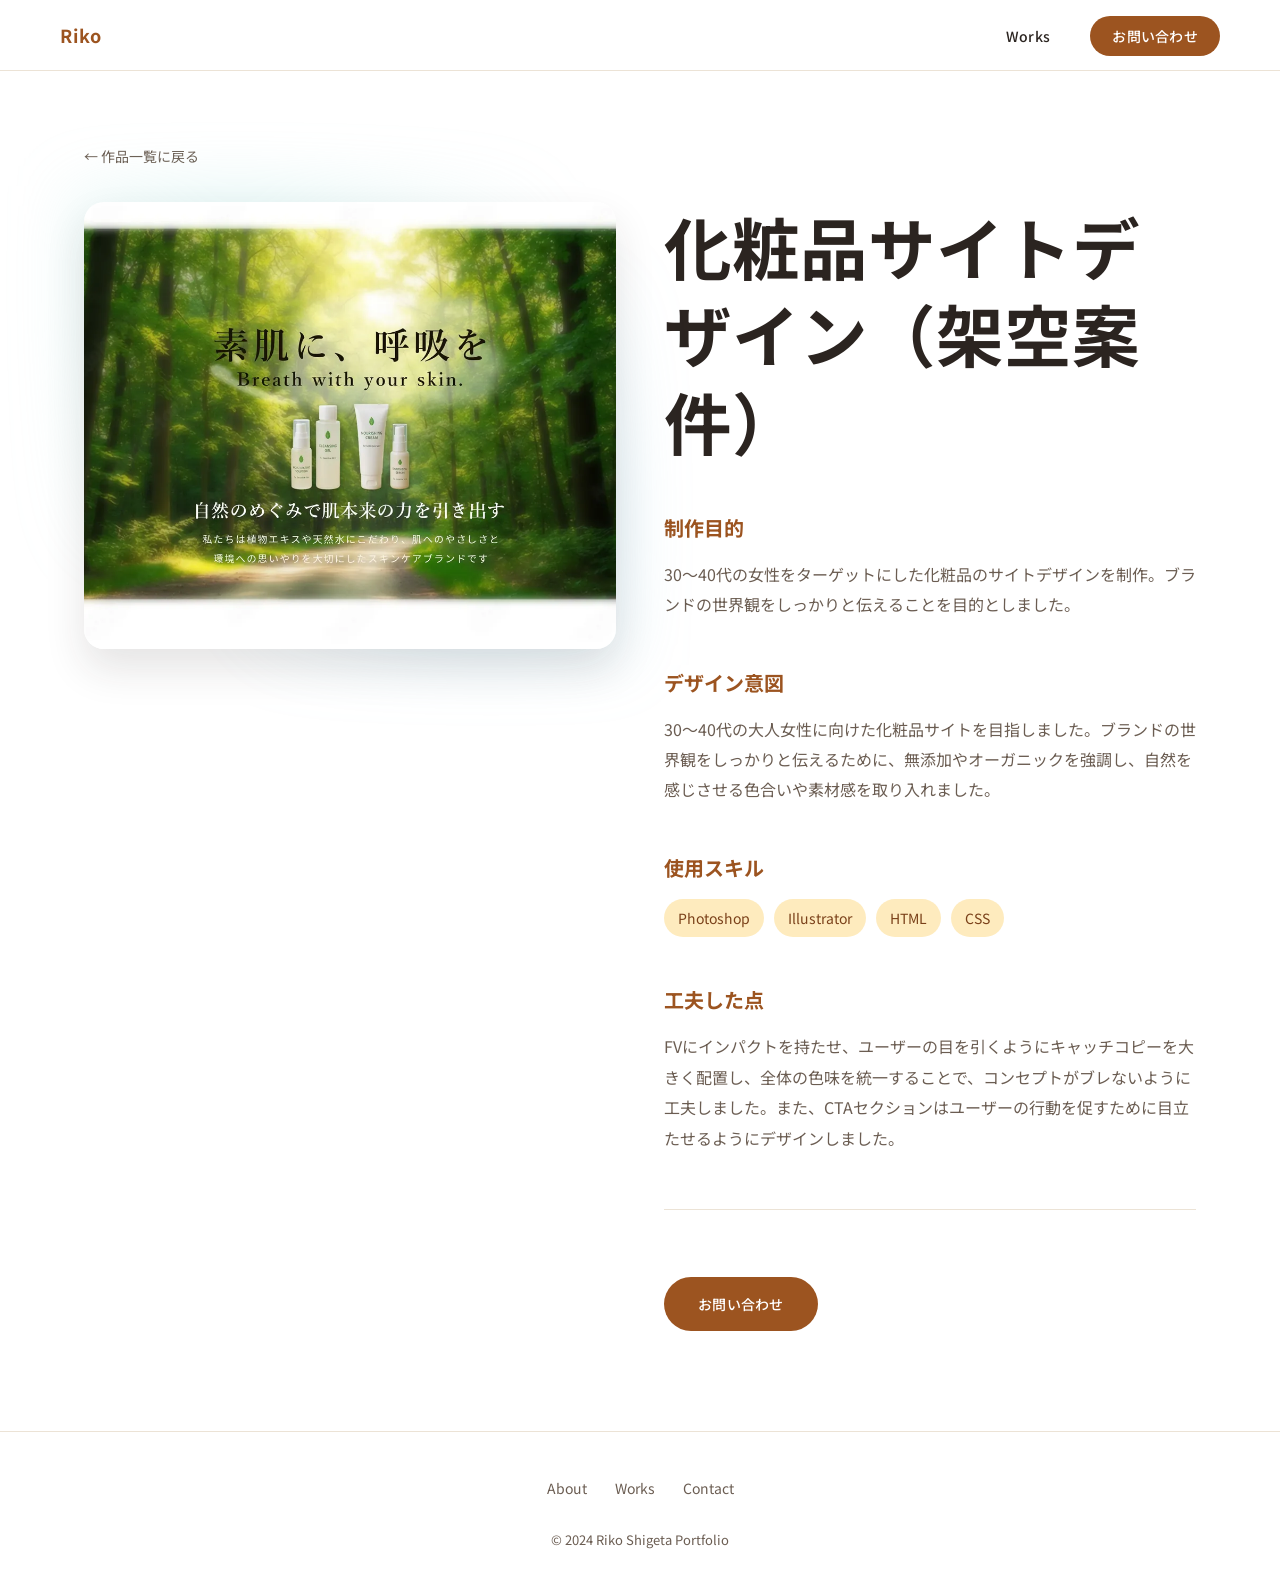
<file: work3.html>
<!DOCTYPE html>
<html lang="ja">

<head>
  <meta charset="UTF-8">
  <meta name="viewport" content="width=device-width,initial-scale=1">
  <title>化粧品サイトデザイン（架空案件） | Riko Shigeta ポートフォリオ</title>
  <meta name="description" content="30〜40代女性向け化粧品サイトのデザイン事例。無添加・オーガニックを意識した自然な色合いと素材感でブランドの世界観を表現。">
  <meta name="theme-color" content="#9c5420">

  <link rel="icon"
    href="data:image/svg+xml,%3Csvg xmlns='http://www.w3.org/2000/svg' viewBox='0 0 64 64'%3E%3Crect width='64' height='64' rx='16' fill='%239c5420'/%3E%3Ctext x='32' y='42' font-size='30' font-family='sans-serif' fill='white' text-anchor='middle'%3ER%3C/text%3E%3C/svg%3E">

  <link rel="preconnect" href="https://fonts.googleapis.com">
  <link rel="preconnect" href="https://fonts.gstatic.com" crossorigin>
  <link href="https://fonts.googleapis.com/css2?family=Noto+Sans+JP:wght@400;500;700&display=swap" rel="stylesheet">
  <link rel="stylesheet" href="css/style.css">
</head>

<body>
  <a class="skip-link" href="#main">本文へスキップ</a>

  <header class="header work-detail-header">
    <div class="header-inner">
      <a href="index.html" class="logo">Riko</a>
      <nav aria-label="メインナビゲーション">
        <ul class="menu">
          <li><a href="index.html#works">Works</a></li>
          <li class="nav-cta"><a href="index.html#contact">お問い合わせ</a></li>
        </ul>
      </nav>
    </div>
  </header>

  <main id="main">
    <div class="work-wrap">
      <a href="index.html#works" class="back-link">&larr; 作品一覧に戻る</a>

      <div class="work-container">
      <div class="work-fv">
        <div class="trigger">
          <picture>
            <source srcset="images/optimized/work3-hero.webp" type="image/webp">
            <img src="images/optimized/work3-hero.jpg" alt="化粧品ウェブサイトデザインのファーストビュー画像。クリックで拡大表示できます" width="1000"
              height="841" fetchpriority="high">
          </picture>
        </div>
      </div>

      <div class="work-inner">
        <h1 class="work-title serif">化粧品サイトデザイン（架空案件）</h1>

        <div class="work-section">
          <h2>制作目的</h2>
          <p>30〜40代の女性をターゲットにした化粧品のサイトデザインを制作。ブランドの世界観をしっかりと伝えることを目的としました。</p>
        </div>

        <div class="work-section">
          <h2>デザイン意図</h2>
          <p>30〜40代の大人女性に向けた化粧品サイトを目指しました。ブランドの世界観をしっかりと伝えるために、無添加やオーガニックを強調し、自然を感じさせる色合いや素材感を取り入れました。</p>
        </div>

        <div class="work-section">
          <h2>使用スキル</h2>
          <ul>
            <li>Photoshop</li>
            <li>Illustrator</li>
            <li>HTML</li>
            <li>CSS</li>
          </ul>
        </div>

        <div class="work-section">
          <h2>工夫した点</h2>
          <p>FVにインパクトを持たせ、ユーザーの目を引くようにキャッチコピーを大きく配置し、全体の色味を統一することで、コンセプトがブレないように工夫しました。また、CTAセクションはユーザーの行動を促すために目立たせるようにデザインしました。</p>
        </div>

        <div class="work-cta">
          <p class="contact-email">この制作物について、ご質問・ご相談はお気軽にどうぞ。</p>
          <a href="index.html#contact" class="btn">お問い合わせ</a>
        </div>
      </div>
      </div>

      <div class="modal">
        <button type="button" class="close" aria-label="拡大画像を閉じる">&times;</button>
        <div class="modal-scroll">
          <picture>
            <source srcset="images/optimized/work3-modal.webp" type="image/webp">
            <img src="images/optimized/work3-modal.jpg" alt="化粧品ウェブサイトデザインの拡大画像">
          </picture>
        </div>
      </div>
    </div>
  </main>

  <footer class="footer">
    <ul class="footer-nav">
      <li><a href="index.html#about">About</a></li>
      <li><a href="index.html#works">Works</a></li>
      <li><a href="index.html#contact">Contact</a></li>
    </ul>
    <small>&copy; 2024 Riko Shigeta Portfolio</small>
  </footer>

  <script src="js/script.js" defer></script>
</body>

</html>
</file>
<file: css/style.css>
/* ============================================
   Reset (ress の代わりに最小限のリセットを内蔵)
   ============================================ */
*,
*::before,
*::after {
    box-sizing: border-box;
}

html {
    -webkit-text-size-adjust: 100%;
    scroll-behavior: smooth;
    overflow-x: hidden;
}

body,
h1,
h2,
h3,
p,
ul,
figure {
    margin: 0;
}

ul {
    padding: 0;
}

img {
    display: block;
    max-width: 100%;
    height: auto;
}

a {
    color: inherit;
}

button {
    font: inherit;
    color: inherit;
    background: none;
    border: none;
    cursor: pointer;
}

@media (prefers-reduced-motion: reduce) {

    html {
        scroll-behavior: auto;
    }

    *,
    *::before,
    *::after {
        animation-duration: 0.01ms !important;
        animation-iteration-count: 1 !important;
        transition-duration: 0.01ms !important;
    }
}

/* ============================================
   Design tokens
   ============================================ */
:root {
    --color-bg: #ffffff;
    --color-bg-soft: #fbf6ee;
    --color-accent-soft: #feebbe;
    --color-accent: #9c5420;
    --color-accent-strong: #7a4019;
    --color-text: #2b2420;
    --color-text-soft: #6b5d52;
    --color-border: #ece3d6;

    --container-max: 1160px;
    --section-py: clamp(64px, 10vw, 120px);
    --radius-sm: 12px;
    --radius-md: 20px;
    --radius-lg: 32px;

    --fs-hero: clamp(2.5rem, 3.4vw + 1.5rem, 4.25rem);
    --fs-h2: clamp(1.625rem, 1vw + 1.375rem, 2.125rem);
    --fs-h3: clamp(1.125rem, 0.5vw + 1rem, 1.25rem);
    --fs-lead: clamp(1.125rem, 0.5vw + 1rem, 1.3125rem);
    --fs-body: 1rem;
    --fs-small: 0.875rem;

    --font-display: "Playfair Display", "Noto Sans JP", serif;

    --ease: cubic-bezier(0.22, 1, 0.36, 1);
}

/* ============================================
   Base
   ============================================ */
body {
    font-family: "Noto Sans JP", "Roboto", sans-serif;
    font-size: var(--fs-body);
    line-height: 1.9;
    color: var(--color-text);
    background: var(--color-bg);
    -webkit-font-smoothing: antialiased;
}

a:focus-visible,
button:focus-visible,
input:focus-visible {
    outline: 2px solid var(--color-accent);
    outline-offset: 3px;
}

.skip-link {
    position: absolute;
    top: -100%;
    left: 0;
    z-index: 1000;
    padding: 12px 20px;
    background: var(--color-accent);
    color: #fff;
    text-decoration: none;
    border-radius: 0 0 8px 0;
    transition: top 0.2s var(--ease);
}

.skip-link:focus {
    top: 0;
}

section:nth-of-type(even) {
    background: var(--color-bg-soft);
}

.container {
    width: 100%;
    max-width: var(--container-max);
    margin: 0 auto;
    padding: var(--section-py) 24px;
}

.title {
    font-family: var(--font-display);
    text-align: center;
    font-size: var(--fs-h2);
    font-weight: 700;
    margin-bottom: 16px;
    color: var(--color-accent);
    letter-spacing: 0.02em;
}

.section-lead {
    text-align: center;
    color: var(--color-text-soft);
    max-width: 44em;
    margin: 0 auto 56px;
}

/* 上品なスクロールリビール */
.reveal {
    opacity: 0;
    transform: translateY(16px);
    transition: opacity 0.7s var(--ease), transform 0.7s var(--ease);
}

.reveal.is-visible {
    opacity: 1;
    transform: translateY(0);
}

@media (prefers-reduced-motion: reduce) {
    .reveal {
        opacity: 1;
        transform: none;
        transition: none;
    }
}

/* ============================================
   Header / Nav
   ============================================ */
.header {
    position: fixed;
    top: 0;
    left: 0;
    width: 100%;
    z-index: 100;
    background: rgba(255, 255, 255, 0.85);
    backdrop-filter: saturate(180%) blur(10px);
    -webkit-backdrop-filter: saturate(180%) blur(10px);
    border-bottom: 1px solid transparent;
    transition: border-color 0.3s var(--ease), box-shadow 0.3s var(--ease);
}

.header.is-scrolled {
    border-color: var(--color-border);
    box-shadow: 0 4px 20px rgba(43, 36, 32, 0.06);
}

.header-inner {
    position: relative;
    max-width: var(--container-max);
    margin: 0 auto;
    display: flex;
    align-items: center;
    justify-content: space-between;
    padding: 18px 24px;
}

.logo {
    font-size: 1.125rem;
    font-weight: 700;
    color: var(--color-accent);
    letter-spacing: 0.05em;
    text-decoration: none;
}

.menu {
    display: flex;
    align-items: center;
    gap: 40px;
    list-style: none;
}

.menu a {
    color: var(--color-text);
    text-decoration: none;
    font-size: var(--fs-small);
    font-weight: 500;
    letter-spacing: 0.02em;
    position: relative;
    padding: 4px 0;
}

.menu a::after {
    content: '';
    position: absolute;
    bottom: -2px;
    left: 0;
    width: 0;
    height: 2px;
    background: var(--color-accent);
    transition: width 0.3s var(--ease);
}

.menu a:hover::after,
.menu a:focus-visible::after {
    width: 100%;
}

.menu .nav-cta a {
    background: var(--color-accent);
    color: #fff;
    padding: 10px 22px;
    border-radius: 30px;
    transition: background 0.25s var(--ease), transform 0.25s var(--ease);
}

.menu .nav-cta a::after {
    display: none;
}

.menu .nav-cta a:hover,
.menu .nav-cta a:focus-visible {
    background: var(--color-accent-strong);
    transform: translateY(-2px);
}

.menu-toggle {
    display: none;
}

/* ============================================
   Buttons
   ============================================ */
.btn {
    display: inline-block;
    background: var(--color-accent);
    color: #fff;
    padding: 14px 34px;
    border-radius: 30px;
    text-decoration: none;
    font-weight: 500;
    font-size: var(--fs-small);
    letter-spacing: 0.02em;
    transition: background 0.25s var(--ease), transform 0.25s var(--ease), box-shadow 0.25s var(--ease);
}

.btn:hover,
.btn:focus-visible {
    background: var(--color-accent-strong);
    transform: translateY(-3px);
    box-shadow: 0 12px 24px rgba(122, 64, 25, 0.22);
}

.btn-outline {
    display: inline-block;
    padding: 10px 26px;
    border: 1px solid var(--color-accent);
    color: var(--color-accent);
    border-radius: 30px;
    text-decoration: none;
    font-size: var(--fs-small);
    font-weight: 500;
    transition: background 0.25s var(--ease), color 0.25s var(--ease);
}

.btn-outline:hover,
.btn-outline:focus-visible {
    background: var(--color-accent);
    color: #fff;
}

/* ============================================
   Hero (fv)
   ============================================ */
.fv {
    position: relative;
    overflow: hidden;
    background: var(--color-bg-soft);
    padding: clamp(120px, 14vw, 180px) 24px 96px;
}

.fv::before,
.fv::after {
    content: '';
    position: absolute;
    z-index: 0;
    border-radius: 50%;
    filter: blur(70px);
    pointer-events: none;
}

.fv::before {
    width: 420px;
    height: 420px;
    top: -140px;
    right: -100px;
    background: var(--color-accent-soft);
    opacity: 0.7;
}

.fv::after {
    width: 300px;
    height: 300px;
    bottom: -100px;
    left: 6%;
    background: var(--color-accent);
    opacity: 0.1;
}

.fv-inner {
    position: relative;
    z-index: 1;
    display: flex;
    align-items: center;
    gap: clamp(32px, 5vw, 80px);
    max-width: var(--container-max);
    margin: 0 auto;
}

.fv-left {
    width: 50%;
}

.fv-sub {
    display: inline-block;
    color: var(--color-accent);
    font-size: var(--fs-small);
    font-weight: 700;
    letter-spacing: 0.15em;
    text-transform: uppercase;
    margin-bottom: 20px;
}

.fv-left h1 {
    font-family: var(--font-display);
    font-size: var(--fs-hero);
    font-weight: 700;
    line-height: 1.2;
    letter-spacing: 0.01em;
    color: var(--color-text);
}

.fv-catch {
    margin: 28px 0 36px;
    line-height: 1.9;
    color: var(--color-text-soft);
    font-size: var(--fs-lead);
}

.fv-right {
    width: 50%;
}

.fv-right img {
    width: 100%;
    border-radius: var(--radius-lg);
    box-shadow: 0 30px 60px rgba(43, 36, 32, 0.12);
    filter: sepia(28%) saturate(1.15) brightness(1.01);
}

/* ヒーロー要素のフェードイン演出 */
.fv-sub,
.fv-left h1,
.fv-catch,
.fv-left .btn,
.fv-right {
    animation: fv-fade-up 0.9s var(--ease) both;
}

.fv-sub {
    animation-delay: 0.05s;
}

.fv-left h1 {
    animation-delay: 0.15s;
}

.fv-catch {
    animation-delay: 0.28s;
}

.fv-left .btn {
    animation-delay: 0.4s;
}

.fv-right {
    animation-delay: 0.25s;
}

@keyframes fv-fade-up {
    from {
        opacity: 0;
        transform: translateY(24px);
    }

    to {
        opacity: 1;
        transform: translateY(0);
    }
}

.scroll-cue {
    position: absolute;
    z-index: 1;
    left: 50%;
    bottom: 28px;
    transform: translateX(-50%);
    display: flex;
    flex-direction: column;
    align-items: center;
    gap: 6px;
    color: var(--color-text-soft);
    text-decoration: none;
    font-size: 0.75rem;
    letter-spacing: 0.1em;
    animation: fv-fade-up 0.9s var(--ease) both, scroll-cue-bounce 2.2s ease-in-out 1s infinite;
}

.scroll-cue svg {
    width: 16px;
    height: 16px;
}

@keyframes scroll-cue-bounce {

    0%,
    100% {
        transform: translate(-50%, 0);
    }

    50% {
        transform: translate(-50%, 8px);
    }
}

/* ============================================
   About
   ============================================ */
.about-inner {
    display: flex;
    gap: clamp(32px, 6vw, 72px);
    align-items: center;
}

.about-left {
    width: 40%;
}

.about-left img {
    width: 100%;
    border-radius: var(--radius-lg);
    box-shadow: 0 24px 48px rgba(43, 36, 32, 0.1);
}

.about-right {
    width: 60%;
}

.about-lead {
    max-width: 18em;
    font-size: var(--fs-lead);
    font-weight: 700;
    margin-bottom: 24px;
    color: var(--color-accent);
    line-height: 1.7;
}

.about-text {
    max-width: 34em;
    line-height: 2;
    color: var(--color-text-soft);
}

/* ============================================
   Skills
   ============================================ */
.skills-grid {
    display: grid;
    grid-template-columns: repeat(auto-fit, minmax(220px, 1fr));
    gap: 24px;
}

.skill-card {
    background: #fff;
    border: 1px solid var(--color-border);
    border-radius: var(--radius-md);
    padding: 28px 26px;
    transition: opacity 0.7s var(--ease), transform 0.35s var(--ease), box-shadow 0.35s var(--ease), border-color 0.35s var(--ease);
}

.skill-card:hover {
    transform: translateY(-6px);
    box-shadow: 0 20px 40px rgba(43, 36, 32, 0.1);
    border-color: transparent;
}

.skill-icon {
    display: flex;
    align-items: center;
    justify-content: center;
    width: 52px;
    height: 52px;
    margin-bottom: 18px;
    border-radius: 16px;
    background: var(--color-accent-soft);
    color: var(--color-accent-strong);
}

.skill-icon svg {
    width: 24px;
    height: 24px;
}

.skill-card h3 {
    font-size: var(--fs-h3);
    margin-bottom: 8px;
    color: var(--color-text);
}

.skill-card p {
    font-size: var(--fs-small);
    line-height: 1.75;
    color: var(--color-text-soft);
}

/* ============================================
   Works
   ============================================ */
.works-list {
    display: grid;
    grid-template-columns: repeat(3, 1fr);
    gap: 32px;
}

.work-card {
    background: #fff;
    border-radius: var(--radius-md);
    overflow: hidden;
    box-shadow: 0 16px 40px rgba(43, 36, 32, 0.08);
    transition: opacity 0.7s var(--ease), transform 0.35s var(--ease), box-shadow 0.35s var(--ease);
    display: flex;
    flex-direction: column;
}

.work-card:hover {
    transform: translateY(-6px);
    box-shadow: 0 24px 48px rgba(43, 36, 32, 0.14);
}

.work-card .work-thumb {
    overflow: hidden;
}

.work-card img {
    width: 100%;
    height: 260px;
    object-fit: cover;
    transition: transform 0.5s var(--ease);
}

.work-card:hover img {
    transform: scale(1.06);
}

.work-body {
    padding: 28px;
    display: flex;
    flex-direction: column;
    flex-grow: 1;
}

.work-body h3 {
    font-size: var(--fs-h3);
    margin-bottom: 12px;
    color: var(--color-text);
}

.work-text {
    flex-grow: 1;
    margin-bottom: 24px;
}

.work-description {
    font-size: var(--fs-small);
    color: var(--color-text-soft);
    margin-bottom: 14px;
    line-height: 1.8;
}

.skill-tags {
    display: flex;
    flex-wrap: wrap;
    gap: 6px;
}

.skill-tags li {
    list-style: none;
    background: var(--color-accent-soft);
    color: var(--color-accent-strong);
    padding: 4px 12px;
    border-radius: 30px;
    font-size: 0.75rem;
    font-weight: 500;
}

.works-cta {
    text-align: center;
    margin-top: 56px;
    color: var(--color-text-soft);
}

.works-cta a {
    color: var(--color-accent);
    font-weight: 500;
    text-decoration: underline;
    text-underline-offset: 3px;
}

/* ============================================
   Contact
   ============================================ */
.contact-card {
    position: relative;
    overflow: hidden;
    max-width: 680px;
    margin: 0 auto;
    padding: clamp(48px, 7vw, 72px);
    background: linear-gradient(135deg, var(--color-accent) 0%, var(--color-accent-strong) 100%);
    border-radius: var(--radius-lg);
    text-align: center;
    box-shadow: 0 30px 60px rgba(122, 64, 25, 0.25);
}

.contact-card::before {
    content: '';
    position: absolute;
    top: -80px;
    right: -60px;
    width: 220px;
    height: 220px;
    border-radius: 50%;
    background: rgba(255, 255, 255, 0.08);
}

.contact-card>* {
    position: relative;
    z-index: 1;
}

.contact-text {
    font-size: var(--fs-lead);
    margin-bottom: 32px;
    line-height: 1.8;
    color: #fff;
}

.contact-card .btn {
    background: #fff;
    color: var(--color-accent-strong);
    box-shadow: 0 12px 28px rgba(43, 36, 32, 0.18);
}

.contact-card .btn:hover,
.contact-card .btn:focus-visible {
    background: var(--color-bg-soft);
    color: var(--color-accent-strong);
    box-shadow: 0 16px 32px rgba(43, 36, 32, 0.24);
}

.contact-note {
    margin-top: 18px;
    font-size: var(--fs-small);
    color: rgba(255, 255, 255, 0.85);
}

.contact-email {
    margin-top: 8px;
    font-size: var(--fs-small);
    color: rgba(255, 255, 255, 0.85);
}

.contact-email a {
    color: #fff;
    font-weight: 500;
    text-decoration: underline;
    text-underline-offset: 3px;
}

/* ============================================
   Footer
   ============================================ */
.footer {
    padding: 40px 24px;
    text-align: center;
    background: var(--color-bg);
    border-top: 1px solid var(--color-border);
}

.footer-nav {
    display: flex;
    justify-content: center;
    gap: 28px;
    list-style: none;
    margin-bottom: 20px;
    flex-wrap: wrap;
}

.footer-nav a {
    color: var(--color-text-soft);
    text-decoration: none;
    font-size: var(--fs-small);
}

.footer-nav a:hover,
.footer-nav a:focus-visible {
    color: var(--color-accent);
}

.footer small {
    color: var(--color-text-soft);
    font-size: 0.8125rem;
}

/* ============================================
   Work detail pages
   ============================================ */
.work-detail-header {
    padding: 18px 24px;
    border-bottom: 1px solid var(--color-border);
}

.work-detail-header .header-inner {
    padding: 0;
    position: static;
}

.work-wrap {
    max-width: var(--container-max);
    margin: 0 auto;
    padding: clamp(100px, 12vw, 140px) 24px 100px;
}

.back-link {
    display: inline-flex;
    align-items: center;
    gap: 6px;
    color: var(--color-text-soft);
    text-decoration: none;
    font-size: var(--fs-small);
    margin-bottom: 32px;
}

.back-link:hover,
.back-link:focus-visible {
    color: var(--color-accent);
}

.work-container {
    display: flex;
    gap: clamp(24px, 4vw, 48px);
    align-items: flex-start;
}

.work-fv {
    width: 50%;
    position: sticky;
    top: 100px;
}

.work-fv::before {
    content: "";
    position: absolute;
    inset: -16px;
    z-index: -1;
    background:
        radial-gradient(circle at 30% 20%, rgba(160, 224, 220, 0.35), transparent 60%),
        radial-gradient(circle at 75% 70%, rgba(120, 190, 220, 0.3), transparent 55%);
    filter: blur(30px);
    animation: hero-glow-pulse 6s ease-in-out infinite;
}

@keyframes hero-glow-pulse {
    0%, 100% { opacity: 0.6; transform: scale(1); }
    50% { opacity: 1; transform: scale(1.05); }
}

.trigger {
    cursor: pointer;
    border-radius: var(--radius-md);
    overflow: hidden;
    box-shadow: 0 20px 40px rgba(43, 36, 32, 0.12);
    transition: transform 0.35s var(--ease);
}

.trigger:hover {
    transform: scale(1.02);
}

.trigger img {
    width: 100%;
}

.hero-breathe {
    animation: hero-breathe 7s ease-in-out infinite;
}

@keyframes hero-breathe {
    0%, 100% { transform: scale(1); }
    50% { transform: scale(1.03); }
}

.wave-divider {
    display: block;
    width: 100%;
    height: 32px;
    margin-top: 8px;
    color: var(--color-accent-soft);
}

.btn-ripple {
    position: relative;
    overflow: hidden;
}

.btn-ripple::after {
    content: "";
    position: absolute;
    top: 50%;
    left: 50%;
    width: 0;
    height: 0;
    border-radius: 50%;
    background: rgba(255, 255, 255, 0.5);
    transform: translate(-50%, -50%);
    transition: width 0.6s var(--ease), height 0.6s var(--ease), opacity 0.6s var(--ease);
    opacity: 0;
    pointer-events: none;
}

.btn-ripple:hover::after,
.btn-ripple:focus-visible::after {
    width: 220px;
    height: 220px;
    opacity: 1;
}

.work-inner {
    width: 50%;
}

.work-title {
    font-size: var(--fs-hero);
    margin-bottom: 44px;
    color: var(--color-text);
    line-height: 1.3;
}

.work-section {
    margin-bottom: 44px;
}

.work-section h2 {
    font-size: var(--fs-h3);
    margin-bottom: 12px;
    color: var(--color-accent);
}

.work-section p {
    line-height: 1.9;
    color: var(--color-text-soft);
}

.work-section ul {
    display: flex;
    flex-wrap: wrap;
    gap: 10px;
}

.work-section li {
    list-style: none;
    background: var(--color-accent-soft);
    color: var(--color-accent-strong);
    padding: 6px 14px;
    border-radius: 20px;
    font-size: var(--fs-small);
}

.work-cta {
    margin-top: 56px;
    padding-top: 32px;
    border-top: 1px solid var(--color-border);
}

.improve-list {
    display: flex;
    flex-direction: column;
    gap: 24px;
    list-style: none;
}

.improve-item {
    padding: 20px 24px;
    background: var(--color-bg-soft);
    border-radius: var(--radius-md);
    border: 1px solid var(--color-border);
}

.improve-item h3 {
    display: flex;
    align-items: baseline;
    gap: 10px;
    font-size: var(--fs-body);
    font-weight: 700;
    color: var(--color-text);
    margin-bottom: 12px;
}

.improve-num {
    font-size: var(--fs-small);
    font-weight: 700;
    color: var(--color-accent);
}

.improve-before,
.improve-after {
    line-height: 1.9;
    color: var(--color-text-soft);
    font-size: var(--fs-small);
}

.improve-before {
    margin-bottom: 8px;
}

.improve-tag {
    display: inline-block;
    min-width: 3.5em;
    margin-right: 8px;
    padding: 2px 10px;
    border-radius: 20px;
    font-size: 0.75rem;
    font-weight: 700;
    background: var(--color-accent-soft);
    color: var(--color-accent-strong);
}

.improve-note {
    margin-top: 16px;
    font-size: var(--fs-small);
    color: var(--color-text-soft);
    font-style: italic;
}

.serif {
    font-family: "Noto Sans JP", sans-serif;
}

/* Modal (lightbox) */
.modal {
    display: none;
    position: fixed;
    inset: 0;
    z-index: 1000;
    background: rgba(20, 15, 12, 0.85);
}

.modal.is-open {
    display: block;
}

.modal-scroll {
    width: 100%;
    height: 100%;
    overflow-y: auto;
    display: flex;
    justify-content: center;
    align-items: flex-start;
    padding: 64px 20px 40px;
}

.modal img {
    max-width: min(90vw, 640px);
    width: 100%;
    height: auto;
    border-radius: var(--radius-md);
    box-shadow: 0 30px 60px rgba(0, 0, 0, 0.3);
}

.modal .close {
    position: absolute;
    top: 24px;
    right: 28px;
    color: #fff;
    font-size: 2rem;
    line-height: 1;
    padding: 8px;
}

/* ============================================
   Responsive
   ============================================ */
@media screen and (max-width: 900px) {
    .work-container {
        flex-direction: column;
    }

    .work-fv,
    .work-inner {
        width: 100%;
        position: static;
    }
}

@media screen and (max-width: 768px) {
    .menu-toggle {
        display: block;
        position: relative;
        width: 28px;
        height: 20px;
        z-index: 110;
    }

    .menu-toggle span {
        position: absolute;
        left: 0;
        width: 100%;
        height: 2px;
        border-radius: 10px;
        background: var(--color-accent);
        transition: transform 0.3s var(--ease), opacity 0.3s var(--ease), top 0.3s var(--ease);
    }

    .menu-toggle span:nth-child(1) {
        top: 0;
    }

    .menu-toggle span:nth-child(2) {
        top: 9px;
    }

    .menu-toggle span:nth-child(3) {
        top: 18px;
    }

    .menu-toggle[aria-expanded="true"] span:nth-child(1) {
        top: 9px;
        transform: rotate(45deg);
    }

    .menu-toggle[aria-expanded="true"] span:nth-child(2) {
        opacity: 0;
    }

    .menu-toggle[aria-expanded="true"] span:nth-child(3) {
        top: 9px;
        transform: rotate(-45deg);
    }

    .nav {
        position: fixed;
        top: 0;
        right: 0;
        width: min(80vw, 320px);
        height: 100vh;
        background: #fff;
        padding: 100px 32px;
        box-shadow: -8px 0 32px rgba(43, 36, 32, 0.12);
        transform: translateX(100%);
        transition: transform 0.35s var(--ease);
    }

    .nav.is-open {
        transform: translateX(0);
    }

    .menu {
        flex-direction: column;
        align-items: flex-start;
        gap: 28px;
    }

    .fv {
        padding-bottom: 64px;
    }

    .fv-inner {
        flex-direction: column;
        text-align: center;
    }

    .fv-left,
    .fv-right {
        width: 100%;
    }

    .fv-right {
        max-width: 320px;
        margin: 0 auto;
    }

    .scroll-cue {
        display: none;
    }

    .about-inner {
        flex-direction: column;
    }

    .about-left,
    .about-right {
        width: 100%;
    }

    .about-left img {
        max-width: 280px;
        margin: 0 auto;
    }

    .about-right {
        text-align: center;
    }

    .about-lead,
    .about-text {
        margin-left: auto;
        margin-right: auto;
    }

    .works-list {
        grid-template-columns: 1fr;
    }

    .work-detail-header .logo {
        font-size: 1rem;
    }

    .work-detail-header .menu {
        gap: 16px;
        flex-wrap: wrap;
    }
}
</file>
